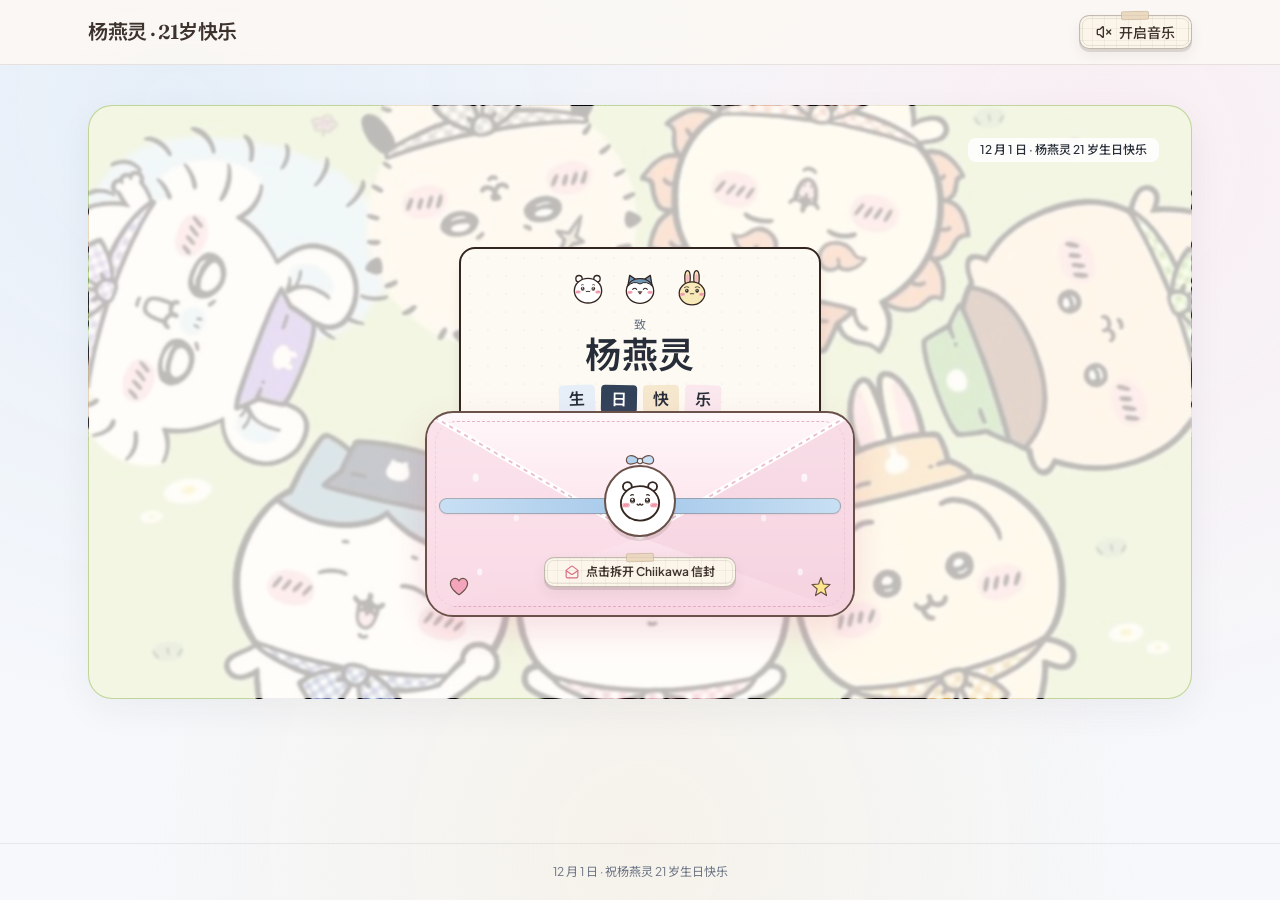
<file: index.html>
<!doctype html>
<html lang="zh-CN">
  <head>
    <meta charset="UTF-8" />
    <meta name="viewport" content="width=device-width, initial-scale=1.0" />
    <title>杨燕灵 12.01 · 生日快乐梦幻小天地</title>
    <meta name="description" content="献给杨燕灵的 12 月 1 日生日礼物——吹蜡烛许愿、旅行轨迹地图、翻转拍立得照片墙与梦幻游乐场。" />
    <meta property="og:title" content="杨燕灵 12.01 · 生日快乐梦幻小天地" />
    <meta property="og:description" content="献给杨燕灵的 12 月 1 日生日礼物——吹蜡烛许愿、旅行轨迹地图、翻转拍立得照片墙与梦幻游乐场。" />
    <meta property="og:type" content="website" />
    <meta name="twitter:card" content="summary_large_image" />
    <link rel="preconnect" href="https://fonts.googleapis.com" />
    <link rel="preconnect" href="https://fonts.gstatic.com" crossorigin />
    <link
      href="https://fonts.googleapis.com/css2?family=Fraunces:opsz,wght@9..144,500;9..144,600;9..144,700&family=JetBrains+Mono:wght@400;500&family=Noto+Sans+SC:wght@400;500;600;700&family=Plus+Jakarta+Sans:wght@400;500;600;700&display=swap"
      rel="stylesheet"
    />
    <script type="module" crossorigin src="/assets/index-B6Ve6S-p.js"></script>
    <link rel="stylesheet" crossorigin href="/assets/index-BM3mCg19.css">
  </head>
  <body>
    <div id="root"></div>
  </body>
</html>
</file>
